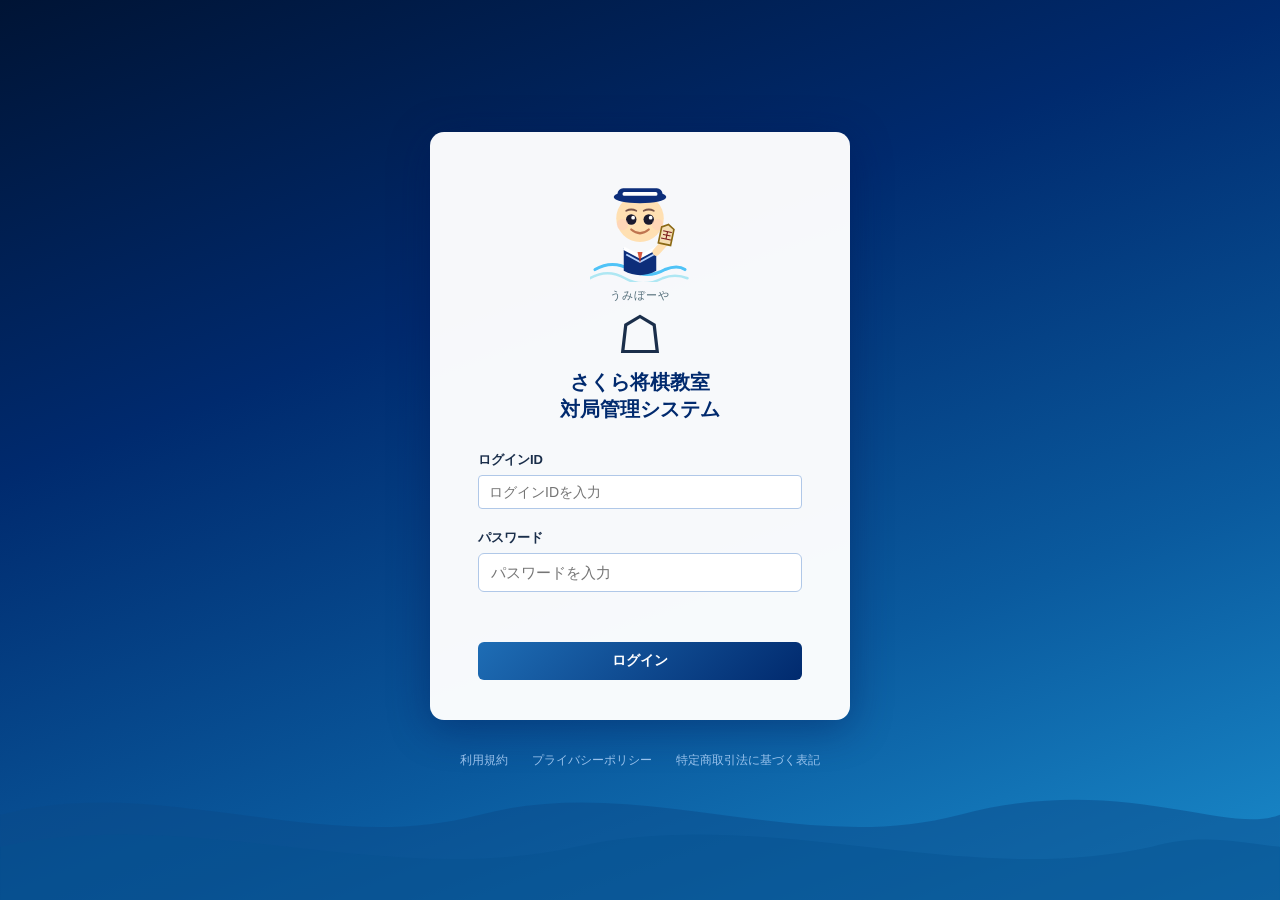
<file: index.html>
<!DOCTYPE html>
<html lang="ja">
<head>
  <meta charset="UTF-8">
  <meta name="viewport" content="width=device-width, initial-scale=1.0">
  <title>ログイン | さくら将棋教室 対局管理システム</title>
  <link rel="stylesheet" href="css/style.css">
</head>
<body class="login-page">
  <div class="login-container">
    <div class="login-logo">
      <div style="margin-bottom:10px">
        <svg width="100" height="110" viewBox="0 0 80 88" xmlns="http://www.w3.org/2000/svg">
          <path d="M4,78 Q18,70 32,78 Q46,86 60,78 Q70,74 76,78" stroke="#4fc3f7" stroke-width="2.5" fill="none" stroke-linecap="round"/>
          <path d="M0,85 Q14,77 28,85 Q42,93 58,85 Q68,81 78,85" stroke="#90e0ef" stroke-width="2" fill="none" stroke-linecap="round" opacity="0.7"/>
          <path d="M27,61 L40,69 L53,61 L53,79 Q40,86 27,79 Z" fill="#0d2e7a"/>
          <path d="M27,61 L40,68 L53,61" stroke="#fff" stroke-width="2.5" fill="none"/>
          <path d="M29,66 L40,72 L51,66" stroke="#b8d4ff" stroke-width="1.5" fill="none"/>
          <path d="M38,64 L40,73 L42,64" fill="#cc2200" opacity="0.75"/>
          <circle cx="40" cy="37" r="19" fill="#ffe0b2"/>
          <ellipse cx="40" cy="20" rx="21" ry="5" fill="#0d2e7a"/>
          <rect x="22" y="13" width="36" height="9" rx="4.5" fill="#0d2e7a"/>
          <rect x="26" y="16" width="28" height="3" rx="1.5" fill="#ffffff"/>
          <circle cx="33" cy="38" r="4.2" fill="#1a1a2e"/>
          <circle cx="47" cy="38" r="4.2" fill="#1a1a2e"/>
          <circle cx="34.5" cy="36.5" r="1.5" fill="#fff"/>
          <circle cx="48.5" cy="36.5" r="1.5" fill="#fff"/>
          <path d="M29,31 Q33,29 37,31" stroke="#795548" stroke-width="1.4" fill="none" stroke-linecap="round"/>
          <path d="M43,31 Q47,29 51,31" stroke="#795548" stroke-width="1.4" fill="none" stroke-linecap="round"/>
          <path d="M33,46 Q40,52 47,46" stroke="#bf7550" stroke-width="1.8" fill="none" stroke-linecap="round"/>
          <circle cx="26" cy="42" r="4.5" fill="#ffccbc" opacity="0.5"/>
          <circle cx="54" cy="42" r="4.5" fill="#ffccbc" opacity="0.5"/>
          <line x1="53" y1="64" x2="63" y2="53" stroke="#ffe0b2" stroke-width="6" stroke-linecap="round"/>
          <g transform="translate(58,41) rotate(12)">
            <polygon points="5,0 10,3 10,16 0,16 0,3" fill="#f5deb3" stroke="#8b6914" stroke-width="1.3"/>
            <text x="5" y="12" font-size="8" text-anchor="middle" fill="#7a1a1a" font-weight="bold" font-family="serif">王</text>
          </g>
        </svg>
        <div style="font-size:11px;color:#546e7a;margin-top:2px;letter-spacing:1px">うみぼーや</div>
      </div>
      <div class="logo-icon">&#9750;</div>
      <h1>さくら将棋教室<br>対局管理システム</h1>
    </div>
    <form class="login-form" id="loginForm">
      <div class="form-group">
        <label for="loginId">ログインID</label>
        <input type="text" id="loginId" name="loginId" placeholder="ログインIDを入力" autocomplete="username" required>
      </div>
      <div class="form-group">
        <label for="password">パスワード</label>
        <input type="password" id="password" name="password" placeholder="パスワードを入力" autocomplete="current-password" required>
      </div>
      <div class="form-error" id="loginError"></div>
      <button type="submit" class="btn btn-primary btn-full">ログイン</button>
    </form>
  </div>
  <footer class="site-footer">
    <a href="terms.html">利用規約</a>
    <a href="privacy.html">プライバシーポリシー</a>
    <a href="law.html">特定商取引法に基づく表記</a>
  </footer>
  <script src="js/auth.js"></script>
</body>
</html>
</file>
<file: css/style.css>
/* ==================== Samurai Blue Ocean Theme ==================== */
*, *::before, *::after { box-sizing: border-box; margin: 0; padding: 0; }

body {
  font-family: "Hiragino Kaku Gothic ProN", "Meiryo", sans-serif;
  background: #e8f4ff;
  color: #1a2e4a;
  min-height: 100vh;
}

a { color: #1565c0; text-decoration: none; }
a:hover { text-decoration: underline; }

/* ==================== Login ==================== */
.login-page {
  display: flex;
  flex-direction: column;
  align-items: center;
  justify-content: center;
  min-height: 100vh;
  background: linear-gradient(160deg, #001435 0%, #002a6e 35%, #0a5a9e 70%, #1a8ccc 100%);
  position: relative;
  overflow: hidden;
}

.login-page::before {
  content: '';
  position: absolute;
  bottom: 0; left: 0; right: 0;
  height: 160px;
  background: url("data:image/svg+xml,%3Csvg xmlns='http://www.w3.org/2000/svg' viewBox='0 0 1200 160'%3E%3Cpath d='M0,80 C150,40 300,120 450,80 C600,40 750,120 900,80 C1050,40 1150,100 1200,80 L1200,160 L0,160 Z' fill='%230a4a8a' opacity='0.5'/%3E%3Cpath d='M0,110 C180,70 360,150 540,110 C720,70 900,150 1080,110 C1130,96 1170,108 1200,110 L1200,160 L0,160 Z' fill='%23065090' opacity='0.4'/%3E%3C/svg%3E") no-repeat bottom;
  background-size: cover;
}

.login-container {
  background: rgba(255,255,255,0.97);
  border-radius: 14px;
  padding: 40px 48px;
  width: 100%;
  max-width: 420px;
  box-shadow: 0 8px 40px rgba(0,20,80,0.4);
  position: relative;
  z-index: 1;
}

.login-logo {
  text-align: center;
  margin-bottom: 28px;
}

.logo-icon {
  font-size: 48px;
  line-height: 1;
  margin-bottom: 8px;
}

.login-logo h1 {
  font-size: 20px;
  font-weight: bold;
  color: #012a6e;
}

.login-form .form-group {
  margin-bottom: 20px;
}

.login-form label {
  display: block;
  font-size: 14px;
  font-weight: bold;
  margin-bottom: 6px;
  color: #1a2e4a;
}

.login-form input[type="text"],
.login-form input[type="password"] {
  width: 100%;
  padding: 10px 12px;
  border: 1px solid #b0c8e8;
  border-radius: 6px;
  font-size: 15px;
  transition: border-color 0.2s;
}

.login-form input:focus {
  outline: none;
  border-color: #1565c0;
  box-shadow: 0 0 0 3px rgba(21,101,192,0.15);
}

.form-error {
  color: #c0392b;
  font-size: 13px;
  margin-bottom: 12px;
  min-height: 18px;
}

.site-footer {
  margin-top: 32px;
  display: flex;
  gap: 24px;
  font-size: 12px;
  position: relative;
  z-index: 1;
}

.site-footer a { color: rgba(190,220,255,0.8); }
.site-footer a:hover { color: #fff; }

/* ==================== Buttons ==================== */
.btn {
  display: inline-flex;
  align-items: center;
  justify-content: center;
  gap: 6px;
  padding: 10px 20px;
  border: none;
  border-radius: 6px;
  font-size: 14px;
  font-weight: bold;
  cursor: pointer;
  transition: background 0.2s, opacity 0.2s, transform 0.1s;
}
.btn:active { transform: translateY(1px); }

.btn-primary { background: linear-gradient(135deg, #1e6db5, #012a6e); color: #fff; }
.btn-primary:hover { background: linear-gradient(135deg, #2a80cc, #01408a); }
.btn-secondary { background: #546e7a; color: #fff; }
.btn-secondary:hover { background: #455a64; }
.btn-success { background: linear-gradient(135deg, #2e7d32, #1b5e20); color: #fff; }
.btn-success:hover { background: #388e3c; }
.btn-danger { background: #c0392b; color: #fff; }
.btn-danger:hover { background: #d44; }
.btn-outline { background: transparent; border: 1.5px solid #1565c0; color: #1565c0; }
.btn-outline:hover { background: #1565c0; color: #fff; }
.btn-sm { padding: 6px 12px; font-size: 13px; }
.btn-full { width: 100%; }

/* ==================== App Layout ==================== */
.app-wrapper { display: flex; min-height: 100vh; }

.sidebar {
  width: 220px;
  min-width: 220px;
  background: linear-gradient(180deg, #001435 0%, #012a6e 55%, #013a85 100%);
  color: #fff;
  display: flex;
  flex-direction: column;
  position: fixed;
  top: 0; left: 0; bottom: 0;
  z-index: 100;
  box-shadow: 3px 0 20px rgba(0,15,60,0.4);
  overflow: hidden;
}

/* Wave deco at sidebar bottom */
.sidebar::after {
  content: '';
  position: absolute;
  bottom: 44px; left: 0; right: 0;
  height: 44px;
  background: url("data:image/svg+xml,%3Csvg xmlns='http://www.w3.org/2000/svg' viewBox='0 0 220 44'%3E%3Cpath d='M0,22 C36,6 72,38 110,22 C148,6 184,38 220,22 L220,44 L0,44 Z' fill='%230a50a0' opacity='0.45'/%3E%3Cpath d='M0,30 C30,14 70,46 110,30 C150,14 190,46 220,30 L220,44 L0,44 Z' fill='%230060b8' opacity='0.3'/%3E%3C/svg%3E") no-repeat bottom;
  pointer-events: none;
}

.sidebar-logo {
  padding: 20px 16px 14px;
  border-bottom: 1px solid rgba(100,170,255,0.15);
  text-align: center;
}

.sidebar-logo .logo-icon { font-size: 28px; }
.sidebar-logo h2 { font-size: 13px; margin-top: 4px; line-height: 1.4; color: #b8d8ff; }

/* Mascot */
.sidebar-mascot {
  padding: 10px 0 6px;
  text-align: center;
  border-bottom: 1px solid rgba(100,170,255,0.1);
}

.sidebar-nav { flex: 1; padding: 8px 0; overflow-y: auto; }

.sidebar-nav a {
  display: flex;
  align-items: center;
  gap: 10px;
  padding: 11px 20px;
  color: rgba(180,215,255,0.82);
  font-size: 14px;
  transition: background 0.15s, color 0.15s;
}

.sidebar-nav a:hover { background: rgba(100,170,255,0.12); color: #fff; text-decoration: none; }

.sidebar-nav a.active {
  background: rgba(79,195,247,0.14);
  color: #fff;
  border-left: 3px solid #4fc3f7;
  text-decoration: none;
}

.sidebar-nav a .nav-icon { font-size: 18px; }

.sidebar-footer {
  padding: 13px 20px;
  border-top: 1px solid rgba(100,170,255,0.1);
  font-size: 13px;
  color: rgba(180,215,255,0.6);
  position: relative;
  z-index: 1;
}

.sidebar-footer a { color: rgba(180,215,255,0.6); }
.sidebar-footer a:hover { color: #fff; }

.main-content {
  margin-left: 220px;
  flex: 1;
  display: flex;
  flex-direction: column;
}

.topbar {
  background: linear-gradient(135deg, #1565c0 0%, #0d47a1 100%);
  border-bottom: none;
  padding: 0 32px;
  height: 56px;
  display: flex;
  align-items: center;
  justify-content: space-between;
  box-shadow: 0 2px 10px rgba(0,30,100,0.25);
}

.topbar-title { font-size: 18px; font-weight: bold; color: #fff; }

.topbar-user {
  display: flex;
  align-items: center;
  gap: 12px;
  font-size: 14px;
  color: rgba(200,225,255,0.9);
}

.page-body { padding: 28px 32px; }

/* ==================== Cards ==================== */
.card {
  background: #fff;
  border-radius: 10px;
  box-shadow: 0 2px 10px rgba(0,30,100,0.08);
  padding: 24px;
  margin-bottom: 24px;
  border-top: 3px solid #1565c0;
}

.card-title {
  font-size: 16px;
  font-weight: bold;
  color: #012a6e;
  margin-bottom: 16px;
  padding-bottom: 12px;
  border-bottom: 2px solid #4fc3f7;
}

/* ==================== Stats Grid ==================== */
.stats-grid {
  display: grid;
  grid-template-columns: repeat(auto-fit, minmax(180px, 1fr));
  gap: 16px;
  margin-bottom: 24px;
}

.stat-card {
  background: linear-gradient(135deg, #fff 0%, #f0f8ff 100%);
  border-radius: 10px;
  padding: 20px;
  box-shadow: 0 2px 8px rgba(0,30,100,0.08);
  text-align: center;
  border-left: 4px solid #1565c0;
}

.stat-number { font-size: 36px; font-weight: bold; color: #1565c0; }
.stat-label { font-size: 13px; color: #546e7a; margin-top: 4px; }

/* ==================== Table ==================== */
.table-wrapper { overflow-x: auto; }

table { width: 100%; border-collapse: collapse; font-size: 14px; }

thead th {
  background: linear-gradient(135deg, #1565c0, #0d47a1);
  color: #fff;
  padding: 10px 14px;
  text-align: left;
  font-weight: bold;
}

tbody tr { border-bottom: 1px solid #deeaff; }
tbody tr:hover { background: #f0f7ff; }
tbody td { padding: 10px 14px; }

/* ==================== Badges ==================== */
.badge {
  display: inline-block;
  padding: 2px 8px;
  border-radius: 12px;
  font-size: 12px;
  font-weight: bold;
}

.badge-black { background: #1a2e4a; color: #fff; }
.badge-white { background: #e3eeff; color: #1a2e4a; border: 1px solid #9db8e8; }
.badge-draw  { background: #f0a500; color: #fff; }
.badge-pending { background: #0288d1; color: #fff; }
.badge-done    { background: #2e7d32; color: #fff; }

/* ==================== Forms ==================== */
.form-row { display: grid; grid-template-columns: 1fr 1fr; gap: 16px; }
.form-group { margin-bottom: 16px; }

.form-group label {
  display: block;
  font-size: 13px;
  font-weight: bold;
  margin-bottom: 6px;
  color: #1a2e4a;
}

.form-group input[type="text"],
.form-group input[type="date"],
.form-group input[type="number"],
.form-group select,
.form-group textarea {
  width: 100%;
  padding: 8px 10px;
  border: 1px solid #b0c8e8;
  border-radius: 4px;
  font-size: 14px;
  font-family: inherit;
}

.form-group input:focus,
.form-group select:focus,
.form-group textarea:focus {
  outline: none;
  border-color: #1565c0;
  box-shadow: 0 0 0 2px rgba(21,101,192,0.15);
}

.form-actions { display: flex; gap: 10px; justify-content: flex-end; margin-top: 8px; }

/* ==================== Modal ==================== */
.modal-overlay {
  display: none;
  position: fixed;
  inset: 0;
  background: rgba(0,15,60,0.6);
  z-index: 200;
  align-items: center;
  justify-content: center;
}
.modal-overlay.open { display: flex; }

.modal {
  background: #fff;
  border-radius: 12px;
  padding: 32px;
  width: 100%;
  max-width: 540px;
  max-height: 90vh;
  overflow-y: auto;
  box-shadow: 0 8px 40px rgba(0,20,80,0.35);
}

.modal-title {
  font-size: 18px;
  font-weight: bold;
  color: #012a6e;
  margin-bottom: 24px;
  padding-bottom: 12px;
  border-bottom: 2px solid #4fc3f7;
}

/* ==================== Section header ==================== */
.section-header {
  display: flex;
  align-items: center;
  justify-content: space-between;
  margin-bottom: 16px;
}
.section-header h2 { font-size: 18px; color: #012a6e; }

/* ==================== Empty state ==================== */
.empty-state { text-align: center; padding: 48px 24px; color: #78909c; }
.empty-state .empty-icon { font-size: 48px; margin-bottom: 12px; }

/* ==================== Responsive ==================== */
@media (max-width: 768px) {
  .sidebar { width: 60px; min-width: 60px; }
  .sidebar-logo h2,
  .sidebar-mascot,
  .sidebar-nav a span:not(.nav-icon),
  .sidebar-footer { display: none; }
  .sidebar-logo { padding: 16px 8px; }
  .sidebar-nav a { justify-content: center; padding: 14px; }
  .main-content { margin-left: 60px; }
  .form-row { grid-template-columns: 1fr; }
  .page-body { padding: 16px; }
}
</file>
